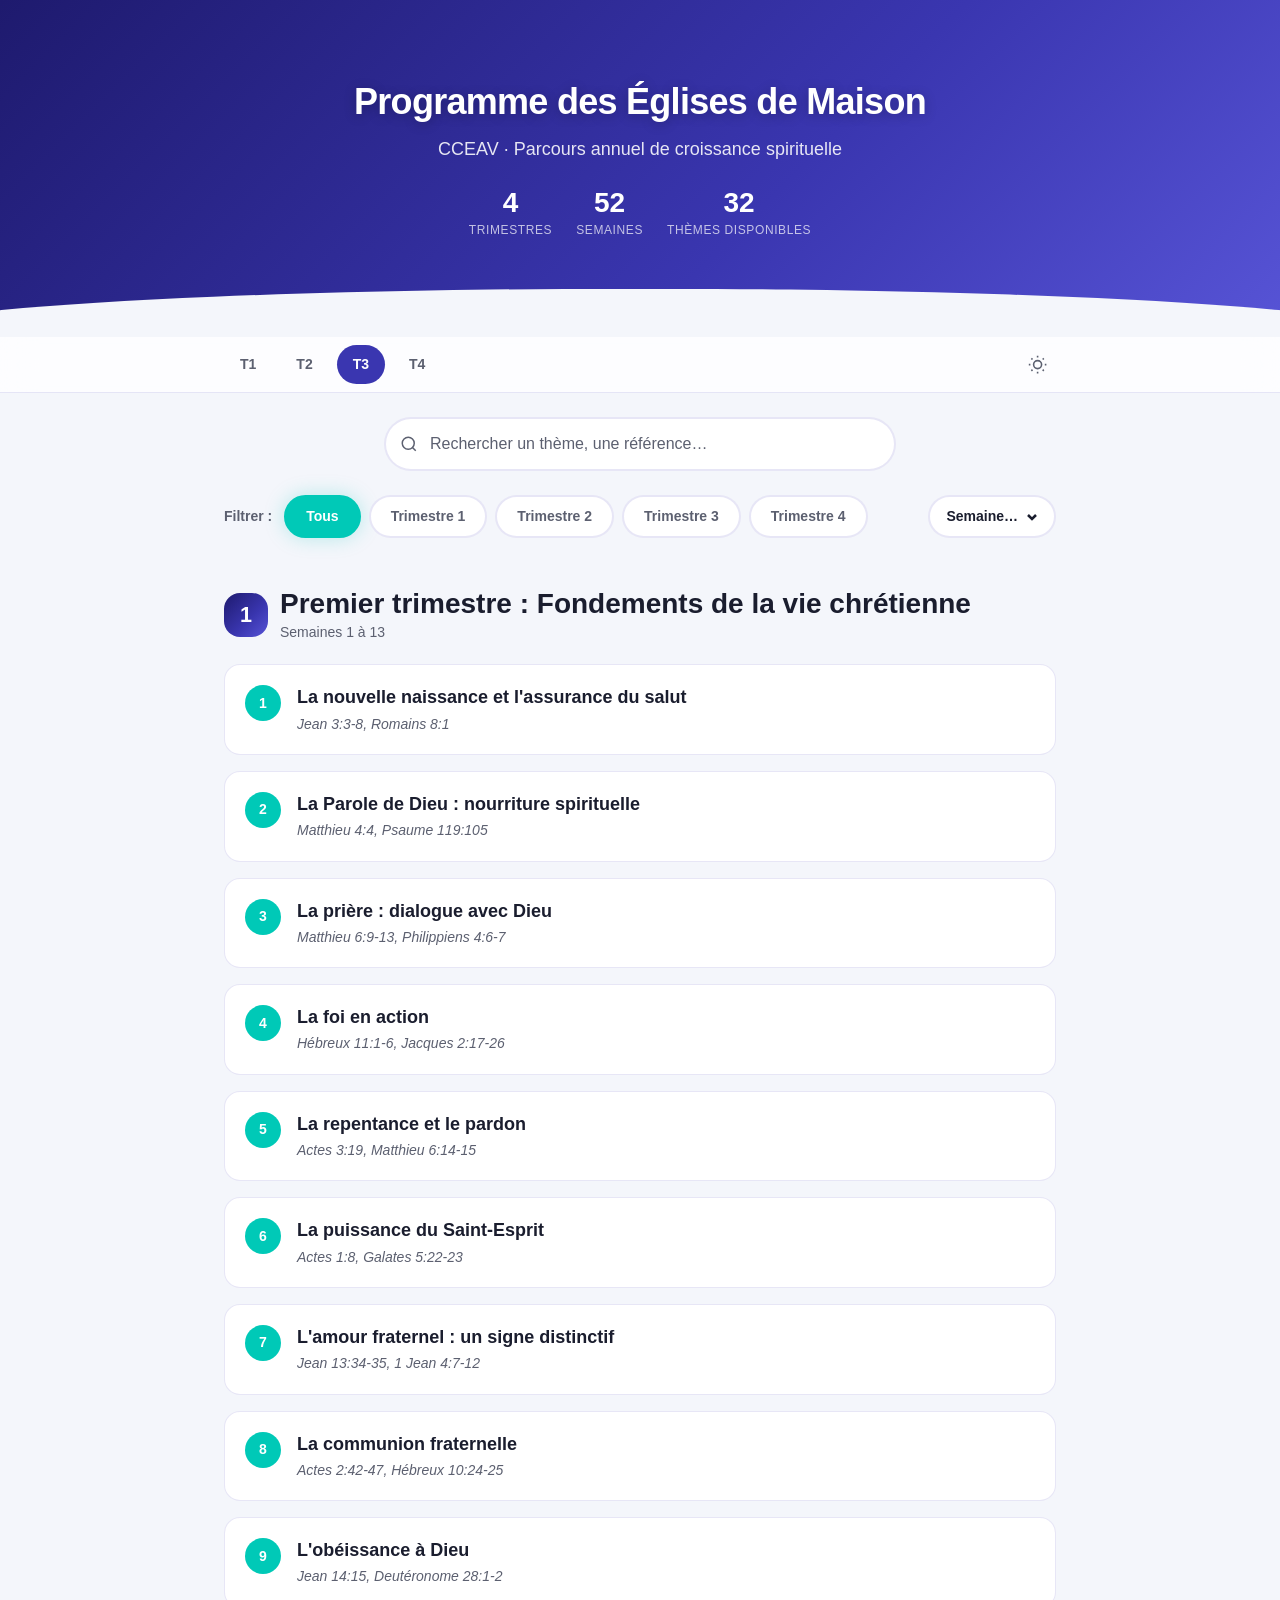
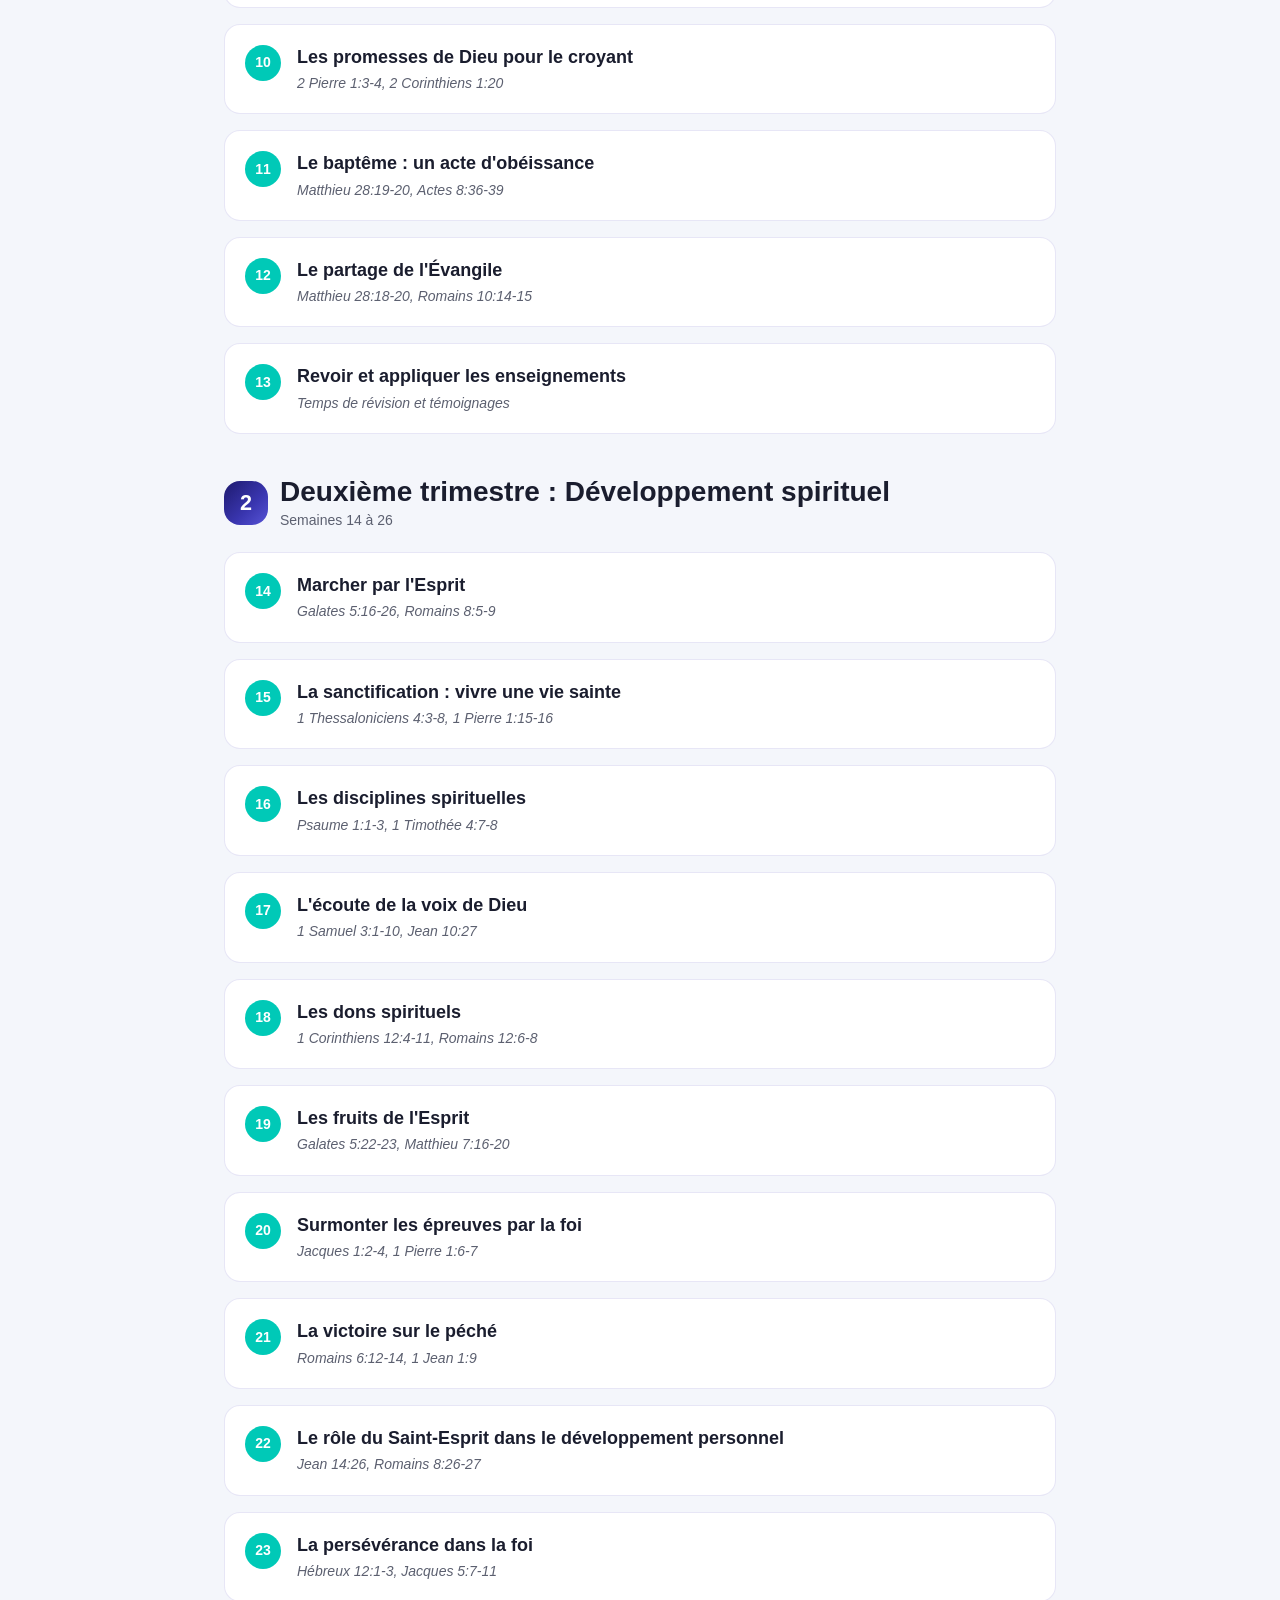
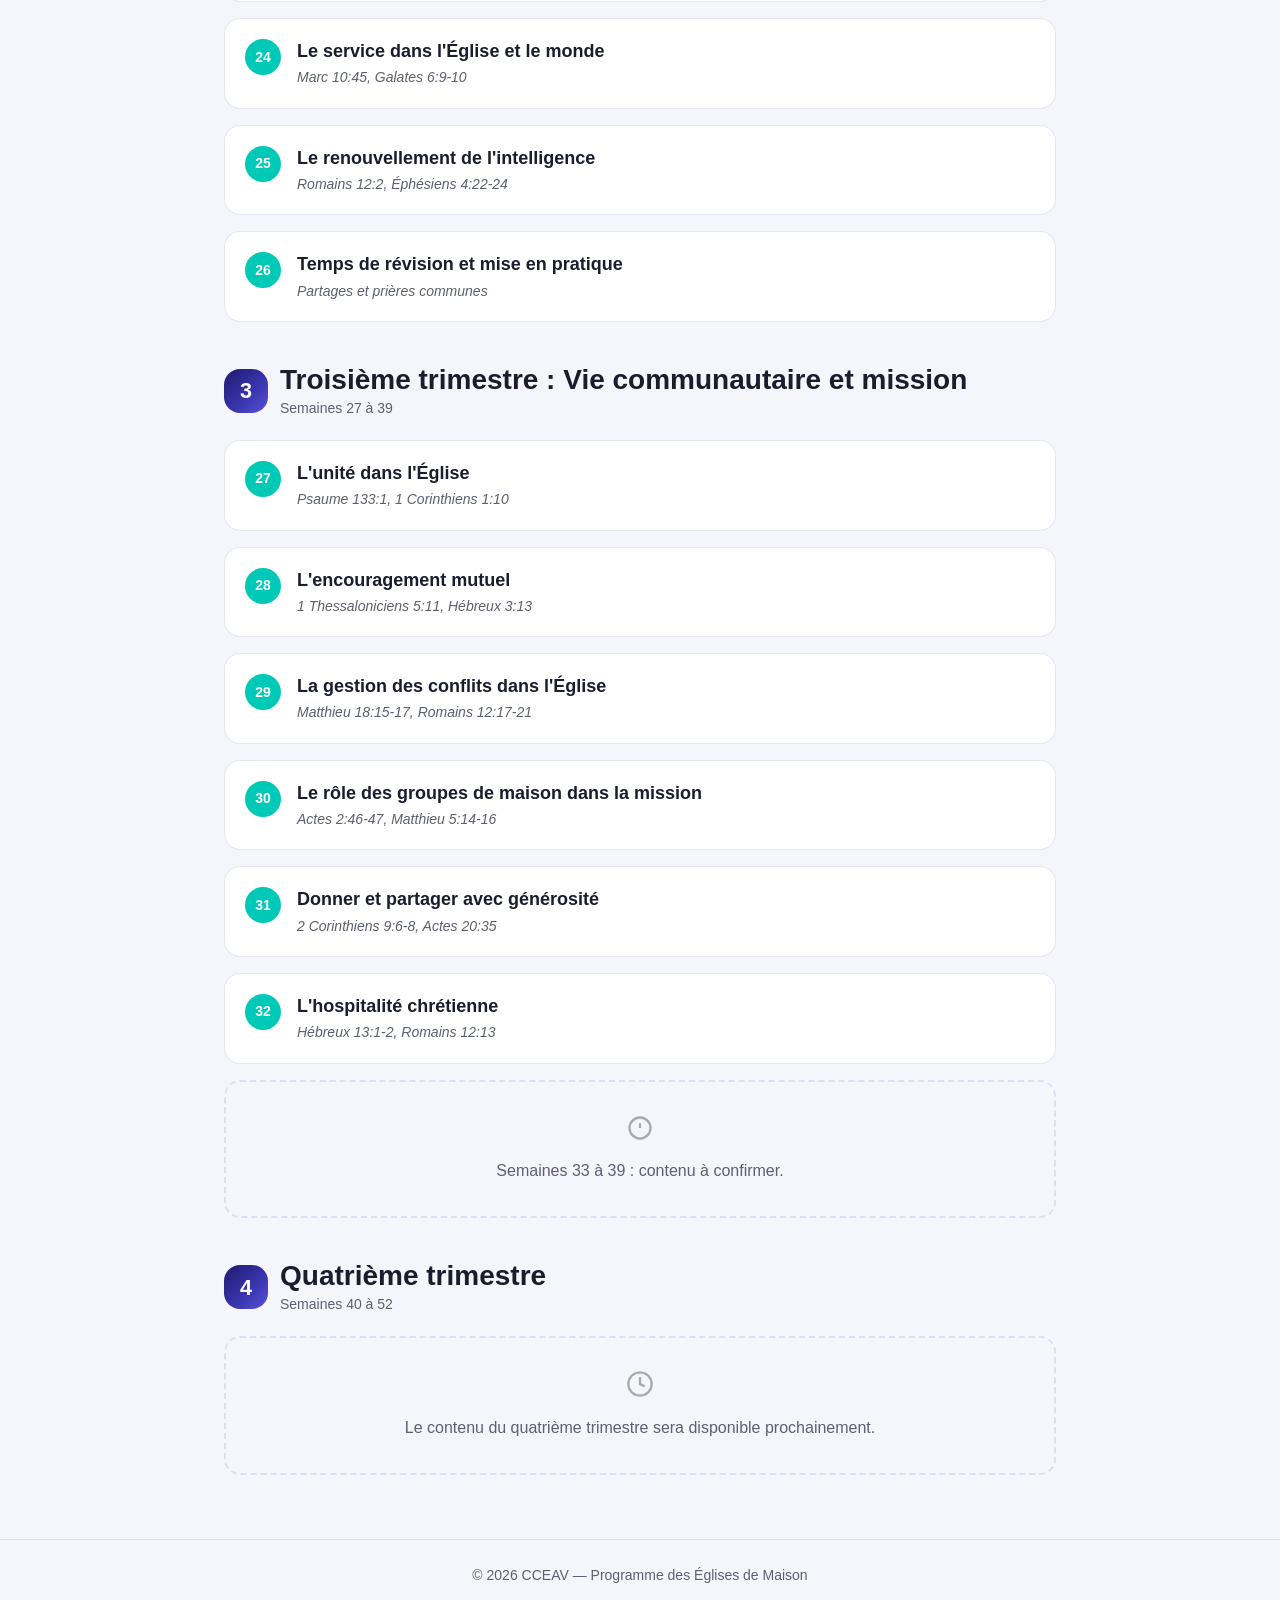
<file: index.html>
<!DOCTYPE html>
<html lang="fr" class="no-js">
<head>
  <meta charset="UTF-8">
  <meta name="viewport" content="width=device-width, initial-scale=1">
  <title>Programme des Églises de Maison — CCEAV</title>
  <meta name="description" content="Programme annuel des églises de maison de la CCEAV : fondements de la vie chrétienne, développement spirituel, vie communautaire et mission.">
  <meta property="og:title" content="Programme des Églises de Maison — CCEAV">
  <meta property="og:description" content="Programme annuel des églises de maison : 52 semaines de thèmes bibliques pour grandir ensemble.">
  <meta property="og:type" content="website">
  <meta name="theme-color" content="#1e1a6e" id="meta-theme">
  <link rel="icon" href="data:image/svg+xml,<svg xmlns='http://www.w3.org/2000/svg' viewBox='0 0 100 100'><text y='.9em' font-size='90'>🏠</text></svg>">
  <link rel="stylesheet" href="assets/styles/main.css">
  <link rel="stylesheet" href="assets/styles/print.css" media="print">
  <script>
    document.documentElement.classList.remove('no-js');
    /* Restore saved theme instantly to prevent flash */
    (function(){
      var t=localStorage.getItem('theme');
      if(t==='dark'||t==='light')document.documentElement.classList.add(t);
    })();
  </script>
</head>
<body>

  <a href="#main" class="skip-link">Aller au contenu principal</a>

  <!-- ============================================================= -->
  <!-- HEADER                                                        -->
  <!-- ============================================================= -->
  <header class="site-header">
    <div class="container">
      <h1>Programme des Églises de Maison</h1>
      <p class="subtitle">CCEAV · Parcours annuel de croissance spirituelle</p>
      <div class="hero-stats">
        <div class="hero-stat">
          <span class="hero-stat__value">4</span>
          <span class="hero-stat__label">Trimestres</span>
        </div>
        <div class="hero-stat">
          <span class="hero-stat__value">52</span>
          <span class="hero-stat__label">Semaines</span>
        </div>
        <div class="hero-stat">
          <span class="hero-stat__value">32</span>
          <span class="hero-stat__label">Thèmes disponibles</span>
        </div>
      </div>
    </div>
  </header>

  <!-- ============================================================= -->
  <!-- NAVIGATION                                                    -->
  <!-- ============================================================= -->
  <nav class="site-nav" aria-label="Navigation principale">
    <div class="container">
      <a href="#trimestre-1" class="nav-link">T1</a>
      <a href="#trimestre-2" class="nav-link">T2</a>
      <a href="#trimestre-3" class="nav-link">T3</a>
      <a href="#trimestre-4" class="nav-link">T4</a>
      <button class="theme-toggle" id="theme-toggle" type="button" aria-label="Changer de thème clair/sombre">
        <svg class="icon-sun" aria-hidden="true" fill="none" stroke="currentColor" stroke-width="2" viewBox="0 0 24 24"><circle cx="12" cy="12" r="5"/><path d="M12 1v2m0 18v2M4.22 4.22l1.42 1.42m12.72 12.72 1.42 1.42M1 12h2m18 0h2M4.22 19.78l1.42-1.42M18.36 5.64l1.42-1.42"/></svg>
        <svg class="icon-moon" aria-hidden="true" fill="none" stroke="currentColor" stroke-width="2" viewBox="0 0 24 24"><path d="M21 12.79A9 9 0 1 1 11.21 3 7 7 0 0 0 21 12.79Z"/></svg>
      </button>
    </div>
  </nav>

  <!-- ============================================================= -->
  <!-- MAIN CONTENT                                                  -->
  <!-- ============================================================= -->
  <main id="main">
    <div class="container">

      <!-- Search -->
      <section class="search-section" aria-label="Recherche">
        <div class="search-wrapper">
          <svg aria-hidden="true" fill="none" stroke="currentColor" stroke-width="2" viewBox="0 0 24 24"><circle cx="11" cy="11" r="8"/><path d="m21 21-4.35-4.35"/></svg>
          <input type="search" id="search" class="search-input" placeholder="Rechercher un thème, une référence…" aria-label="Rechercher dans le programme">
        </div>
      </section>

      <!-- Filter Bar -->
      <div class="filter-bar" role="toolbar" aria-label="Filtrer par trimestre ou semaine">
        <span class="filter-bar__label">Filtrer :</span>
        <button class="filter-btn active" aria-pressed="true" data-filter="all">Tous</button>
        <button class="filter-btn" aria-pressed="false" data-filter="1">Trimestre 1</button>
        <button class="filter-btn" aria-pressed="false" data-filter="2">Trimestre 2</button>
        <button class="filter-btn" aria-pressed="false" data-filter="3">Trimestre 3</button>
        <button class="filter-btn" aria-pressed="false" data-filter="4">Trimestre 4</button>

        <!-- Custom week selector (JS-enhanced, native fallback) -->
        <div class="week-selector" id="week-selector">
          <button class="week-selector__trigger" type="button" aria-haspopup="listbox" aria-expanded="false" id="week-trigger">
            <span>Semaine…</span>
            <svg aria-hidden="true" fill="none" stroke="currentColor" stroke-width="2.5" viewBox="0 0 12 12"><path d="m2 4 4 4 4-4"/></svg>
          </button>
          <div class="week-selector__dropdown" role="listbox" id="week-dropdown" aria-label="Choisir une semaine">
          </div>
        </div>
        <!-- Native fallback for no-js -->
        <label for="week-select" class="sr-only">Aller à la semaine</label>
        <select id="week-select" class="week-select-native">
          <option value="">Semaine…</option>
          <option value="1">Semaine 1</option><option value="2">Semaine 2</option><option value="3">Semaine 3</option>
          <option value="4">Semaine 4</option><option value="5">Semaine 5</option><option value="6">Semaine 6</option>
          <option value="7">Semaine 7</option><option value="8">Semaine 8</option><option value="9">Semaine 9</option>
          <option value="10">Semaine 10</option><option value="11">Semaine 11</option><option value="12">Semaine 12</option>
          <option value="13">Semaine 13</option><option value="14">Semaine 14</option><option value="15">Semaine 15</option>
          <option value="16">Semaine 16</option><option value="17">Semaine 17</option><option value="18">Semaine 18</option>
          <option value="19">Semaine 19</option><option value="20">Semaine 20</option><option value="21">Semaine 21</option>
          <option value="22">Semaine 22</option><option value="23">Semaine 23</option><option value="24">Semaine 24</option>
          <option value="25">Semaine 25</option><option value="26">Semaine 26</option><option value="27">Semaine 27</option>
          <option value="28">Semaine 28</option><option value="29">Semaine 29</option><option value="30">Semaine 30</option>
          <option value="31">Semaine 31</option><option value="32">Semaine 32</option>
        </select>
      </div>

      <!-- Live region for screen readers -->
      <div id="live-region" class="sr-only" aria-live="polite" aria-atomic="true"></div>

      <!-- No results message -->
      <p class="no-results" id="no-results">Aucun résultat trouvé pour votre recherche.</p>

      <!-- ========================================================= -->
      <!-- TRIMESTRE 1                                               -->
      <!-- ========================================================= -->
      <section class="trimester" id="trimestre-1" data-trimester="1" aria-labelledby="t1-title">
        <div class="trimester__header">
          <span class="trimester__badge" aria-hidden="true">1</span>
          <div>
            <h2 id="t1-title" class="trimester__title">Premier trimestre : Fondements de la vie chrétienne</h2>
            <p class="trimester__subtitle">Semaines 1 à 13</p>
          </div>
        </div>

        <ol class="weeks-list">
          <li class="week-card" data-week="1" data-trimester="1">
            <span class="week-card__number" aria-label="Semaine 1">1</span>
            <div class="week-card__body">
              <p class="week-card__title">La nouvelle naissance et l'assurance du salut</p>
              <p class="week-card__refs">Jean 3:3-8, Romains 8:1</p>
            </div>
          </li>
          <li class="week-card" data-week="2" data-trimester="1">
            <span class="week-card__number" aria-label="Semaine 2">2</span>
            <div class="week-card__body">
              <p class="week-card__title">La Parole de Dieu : nourriture spirituelle</p>
              <p class="week-card__refs">Matthieu 4:4, Psaume 119:105</p>
            </div>
          </li>
          <li class="week-card" data-week="3" data-trimester="1">
            <span class="week-card__number" aria-label="Semaine 3">3</span>
            <div class="week-card__body">
              <p class="week-card__title">La prière : dialogue avec Dieu</p>
              <p class="week-card__refs">Matthieu 6:9-13, Philippiens 4:6-7</p>
            </div>
          </li>
          <li class="week-card" data-week="4" data-trimester="1">
            <span class="week-card__number" aria-label="Semaine 4">4</span>
            <div class="week-card__body">
              <p class="week-card__title">La foi en action</p>
              <p class="week-card__refs">Hébreux 11:1-6, Jacques 2:17-26</p>
            </div>
          </li>
          <li class="week-card" data-week="5" data-trimester="1">
            <span class="week-card__number" aria-label="Semaine 5">5</span>
            <div class="week-card__body">
              <p class="week-card__title">La repentance et le pardon</p>
              <p class="week-card__refs">Actes 3:19, Matthieu 6:14-15</p>
            </div>
          </li>
          <li class="week-card" data-week="6" data-trimester="1">
            <span class="week-card__number" aria-label="Semaine 6">6</span>
            <div class="week-card__body">
              <p class="week-card__title">La puissance du Saint-Esprit</p>
              <p class="week-card__refs">Actes 1:8, Galates 5:22-23</p>
            </div>
          </li>
          <li class="week-card" data-week="7" data-trimester="1">
            <span class="week-card__number" aria-label="Semaine 7">7</span>
            <div class="week-card__body">
              <p class="week-card__title">L'amour fraternel : un signe distinctif</p>
              <p class="week-card__refs">Jean 13:34-35, 1 Jean 4:7-12</p>
            </div>
          </li>
          <li class="week-card" data-week="8" data-trimester="1">
            <span class="week-card__number" aria-label="Semaine 8">8</span>
            <div class="week-card__body">
              <p class="week-card__title">La communion fraternelle</p>
              <p class="week-card__refs">Actes 2:42-47, Hébreux 10:24-25</p>
            </div>
          </li>
          <li class="week-card" data-week="9" data-trimester="1">
            <span class="week-card__number" aria-label="Semaine 9">9</span>
            <div class="week-card__body">
              <p class="week-card__title">L'obéissance à Dieu</p>
              <p class="week-card__refs">Jean 14:15, Deutéronome 28:1-2</p>
            </div>
          </li>
          <li class="week-card" data-week="10" data-trimester="1">
            <span class="week-card__number" aria-label="Semaine 10">10</span>
            <div class="week-card__body">
              <p class="week-card__title">Les promesses de Dieu pour le croyant</p>
              <p class="week-card__refs">2 Pierre 1:3-4, 2 Corinthiens 1:20</p>
            </div>
          </li>
          <li class="week-card" data-week="11" data-trimester="1">
            <span class="week-card__number" aria-label="Semaine 11">11</span>
            <div class="week-card__body">
              <p class="week-card__title">Le baptême : un acte d'obéissance</p>
              <p class="week-card__refs">Matthieu 28:19-20, Actes 8:36-39</p>
            </div>
          </li>
          <li class="week-card" data-week="12" data-trimester="1">
            <span class="week-card__number" aria-label="Semaine 12">12</span>
            <div class="week-card__body">
              <p class="week-card__title">Le partage de l'Évangile</p>
              <p class="week-card__refs">Matthieu 28:18-20, Romains 10:14-15</p>
            </div>
          </li>
          <li class="week-card" data-week="13" data-trimester="1">
            <span class="week-card__number" aria-label="Semaine 13">13</span>
            <div class="week-card__body">
              <p class="week-card__title">Revoir et appliquer les enseignements</p>
              <p class="week-card__refs">Temps de révision et témoignages</p>
            </div>
          </li>
        </ol>
      </section>

      <!-- ========================================================= -->
      <!-- TRIMESTRE 2                                               -->
      <!-- ========================================================= -->
      <section class="trimester" id="trimestre-2" data-trimester="2" aria-labelledby="t2-title">
        <div class="trimester__header">
          <span class="trimester__badge" aria-hidden="true">2</span>
          <div>
            <h2 id="t2-title" class="trimester__title">Deuxième trimestre : Développement spirituel</h2>
            <p class="trimester__subtitle">Semaines 14 à 26</p>
          </div>
        </div>

        <ol class="weeks-list" start="14">
          <li class="week-card" data-week="14" data-trimester="2">
            <span class="week-card__number" aria-label="Semaine 14">14</span>
            <div class="week-card__body">
              <p class="week-card__title">Marcher par l'Esprit</p>
              <p class="week-card__refs">Galates 5:16-26, Romains 8:5-9</p>
            </div>
          </li>
          <li class="week-card" data-week="15" data-trimester="2">
            <span class="week-card__number" aria-label="Semaine 15">15</span>
            <div class="week-card__body">
              <p class="week-card__title">La sanctification : vivre une vie sainte</p>
              <p class="week-card__refs">1 Thessaloniciens 4:3-8, 1 Pierre 1:15-16</p>
            </div>
          </li>
          <li class="week-card" data-week="16" data-trimester="2">
            <span class="week-card__number" aria-label="Semaine 16">16</span>
            <div class="week-card__body">
              <p class="week-card__title">Les disciplines spirituelles</p>
              <p class="week-card__refs">Psaume 1:1-3, 1 Timothée 4:7-8</p>
            </div>
          </li>
          <li class="week-card" data-week="17" data-trimester="2">
            <span class="week-card__number" aria-label="Semaine 17">17</span>
            <div class="week-card__body">
              <p class="week-card__title">L'écoute de la voix de Dieu</p>
              <p class="week-card__refs">1 Samuel 3:1-10, Jean 10:27</p>
            </div>
          </li>
          <li class="week-card" data-week="18" data-trimester="2">
            <span class="week-card__number" aria-label="Semaine 18">18</span>
            <div class="week-card__body">
              <p class="week-card__title">Les dons spirituels</p>
              <p class="week-card__refs">1 Corinthiens 12:4-11, Romains 12:6-8</p>
            </div>
          </li>
          <li class="week-card" data-week="19" data-trimester="2">
            <span class="week-card__number" aria-label="Semaine 19">19</span>
            <div class="week-card__body">
              <p class="week-card__title">Les fruits de l'Esprit</p>
              <p class="week-card__refs">Galates 5:22-23, Matthieu 7:16-20</p>
            </div>
          </li>
          <li class="week-card" data-week="20" data-trimester="2">
            <span class="week-card__number" aria-label="Semaine 20">20</span>
            <div class="week-card__body">
              <p class="week-card__title">Surmonter les épreuves par la foi</p>
              <p class="week-card__refs">Jacques 1:2-4, 1 Pierre 1:6-7</p>
            </div>
          </li>
          <li class="week-card" data-week="21" data-trimester="2">
            <span class="week-card__number" aria-label="Semaine 21">21</span>
            <div class="week-card__body">
              <p class="week-card__title">La victoire sur le péché</p>
              <p class="week-card__refs">Romains 6:12-14, 1 Jean 1:9</p>
            </div>
          </li>
          <li class="week-card" data-week="22" data-trimester="2">
            <span class="week-card__number" aria-label="Semaine 22">22</span>
            <div class="week-card__body">
              <p class="week-card__title">Le rôle du Saint-Esprit dans le développement personnel</p>
              <p class="week-card__refs">Jean 14:26, Romains 8:26-27</p>
            </div>
          </li>
          <li class="week-card" data-week="23" data-trimester="2">
            <span class="week-card__number" aria-label="Semaine 23">23</span>
            <div class="week-card__body">
              <p class="week-card__title">La persévérance dans la foi</p>
              <p class="week-card__refs">Hébreux 12:1-3, Jacques 5:7-11</p>
            </div>
          </li>
          <li class="week-card" data-week="24" data-trimester="2">
            <span class="week-card__number" aria-label="Semaine 24">24</span>
            <div class="week-card__body">
              <p class="week-card__title">Le service dans l'Église et le monde</p>
              <p class="week-card__refs">Marc 10:45, Galates 6:9-10</p>
            </div>
          </li>
          <li class="week-card" data-week="25" data-trimester="2">
            <span class="week-card__number" aria-label="Semaine 25">25</span>
            <div class="week-card__body">
              <p class="week-card__title">Le renouvellement de l'intelligence</p>
              <p class="week-card__refs">Romains 12:2, Éphésiens 4:22-24</p>
            </div>
          </li>
          <li class="week-card" data-week="26" data-trimester="2">
            <span class="week-card__number" aria-label="Semaine 26">26</span>
            <div class="week-card__body">
              <p class="week-card__title">Temps de révision et mise en pratique</p>
              <p class="week-card__refs">Partages et prières communes</p>
            </div>
          </li>
        </ol>
      </section>

      <!-- ========================================================= -->
      <!-- TRIMESTRE 3                                               -->
      <!-- ========================================================= -->
      <section class="trimester" id="trimestre-3" data-trimester="3" aria-labelledby="t3-title">
        <div class="trimester__header">
          <span class="trimester__badge" aria-hidden="true">3</span>
          <div>
            <h2 id="t3-title" class="trimester__title">Troisième trimestre : Vie communautaire et mission</h2>
            <p class="trimester__subtitle">Semaines 27 à 39</p>
          </div>
        </div>

        <ol class="weeks-list" start="27">
          <li class="week-card" data-week="27" data-trimester="3">
            <span class="week-card__number" aria-label="Semaine 27">27</span>
            <div class="week-card__body">
              <p class="week-card__title">L'unité dans l'Église</p>
              <p class="week-card__refs">Psaume 133:1, 1 Corinthiens 1:10</p>
            </div>
          </li>
          <li class="week-card" data-week="28" data-trimester="3">
            <span class="week-card__number" aria-label="Semaine 28">28</span>
            <div class="week-card__body">
              <p class="week-card__title">L'encouragement mutuel</p>
              <p class="week-card__refs">1 Thessaloniciens 5:11, Hébreux 3:13</p>
            </div>
          </li>
          <li class="week-card" data-week="29" data-trimester="3">
            <span class="week-card__number" aria-label="Semaine 29">29</span>
            <div class="week-card__body">
              <p class="week-card__title">La gestion des conflits dans l'Église</p>
              <p class="week-card__refs">Matthieu 18:15-17, Romains 12:17-21</p>
            </div>
          </li>
          <li class="week-card" data-week="30" data-trimester="3">
            <span class="week-card__number" aria-label="Semaine 30">30</span>
            <div class="week-card__body">
              <p class="week-card__title">Le rôle des groupes de maison dans la mission</p>
              <p class="week-card__refs">Actes 2:46-47, Matthieu 5:14-16</p>
            </div>
          </li>
          <li class="week-card" data-week="31" data-trimester="3">
            <span class="week-card__number" aria-label="Semaine 31">31</span>
            <div class="week-card__body">
              <p class="week-card__title">Donner et partager avec générosité</p>
              <p class="week-card__refs">2 Corinthiens 9:6-8, Actes 20:35</p>
            </div>
          </li>
          <li class="week-card" data-week="32" data-trimester="3">
            <span class="week-card__number" aria-label="Semaine 32">32</span>
            <div class="week-card__body">
              <p class="week-card__title">L'hospitalité chrétienne</p>
              <p class="week-card__refs">Hébreux 13:1-2, Romains 12:13</p>
            </div>
          </li>
        </ol>

        <div class="placeholder-notice">
          <svg aria-hidden="true" fill="none" stroke="currentColor" stroke-width="2" viewBox="0 0 24 24"><path d="M12 8v4m0 4h.01M21 12a9 9 0 1 1-18 0 9 9 0 0 1 18 0Z"/></svg>
          <p>Semaines 33 à 39 : contenu à confirmer.</p>
        </div>
      </section>

      <!-- ========================================================= -->
      <!-- TRIMESTRE 4 (placeholder)                                 -->
      <!-- ========================================================= -->
      <section class="trimester" id="trimestre-4" data-trimester="4" aria-labelledby="t4-title">
        <div class="trimester__header">
          <span class="trimester__badge" aria-hidden="true">4</span>
          <div>
            <h2 id="t4-title" class="trimester__title">Quatrième trimestre</h2>
            <p class="trimester__subtitle">Semaines 40 à 52</p>
          </div>
        </div>

        <div class="placeholder-notice">
          <svg aria-hidden="true" fill="none" stroke="currentColor" stroke-width="2" viewBox="0 0 24 24"><path d="M12 6v6l4 2"/><circle cx="12" cy="12" r="10"/></svg>
          <p>Le contenu du quatrième trimestre sera disponible prochainement.</p>
        </div>
      </section>

    </div><!-- /.container -->
  </main>

  <!-- ============================================================= -->
  <!-- FOOTER                                                        -->
  <!-- ============================================================= -->
  <footer class="site-footer">
    <div class="container">
      <p>© 2026 CCEAV — Programme des Églises de Maison</p>
    </div>
  </footer>

  <!-- Back to top -->
  <button class="back-to-top" id="back-to-top" type="button" aria-label="Retour en haut">
    <svg aria-hidden="true" fill="none" stroke="currentColor" stroke-width="2.5" viewBox="0 0 24 24"><path d="m18 15-6-6-6 6"/></svg>
  </button>

  <script src="assets/scripts/app.js" defer></script>
</body>
</html>
</file>
<file: assets/styles/main.css>
/* ===================================================================
   Programme des Églises de Maison — CCEAV
   Design System · Futuriste · Accessible · Performant
   Mobile-first · Smart theme toggle
   =================================================================== */

/* --- Reset -------------------------------------------------------- */
*, *::before, *::after { box-sizing: border-box; margin: 0; padding: 0; }
html { scroll-behavior: smooth; -webkit-text-size-adjust: 100%; }
body { min-height: 100vh; line-height: 1.65; -webkit-font-smoothing: antialiased; }
img, svg { display: block; max-width: 100%; }
ul, ol { list-style: none; }
a { color: inherit; text-decoration: none; }
button { font: inherit; cursor: pointer; border: none; background: none; }
input, select { font: inherit; }

/* --- Custom Properties -------------------------------------------- */
:root {
  /* Light palette (default) */
  --c-bg:          #f4f6fb;
  --c-surface:     #ffffff;
  --c-surface-alt: #eef1f8;
  --c-text:        #1a1d2e;
  --c-text-muted:  #5c6070;
  --c-primary:     #3a36b0;
  --c-primary-d:   #1e1a6e;
  --c-accent:      #00c9b7;
  --c-accent-glow: rgba(0, 201, 183, .25);
  --c-border:      rgba(58, 54, 176, .12);
  --c-card-hover:  rgba(0, 201, 183, .06);
  --c-badge:       var(--c-accent);
  --c-badge-text:  #ffffff;
  --c-nav-glass:   rgba(255,255,255,.78);

  /* Gradient */
  --grad-header: linear-gradient(135deg, #1e1a6e 0%, #3a36b0 60%, #5754d6 100%);

  /* Spacing (4-px grid) */
  --sp-1: .25rem; --sp-2: .5rem; --sp-3: .75rem; --sp-4: 1rem;
  --sp-5: 1.25rem; --sp-6: 1.5rem; --sp-8: 2rem; --sp-10: 2.5rem;
  --sp-12: 3rem; --sp-16: 4rem;

  /* Typography */
  --ff-body: -apple-system, BlinkMacSystemFont, 'Segoe UI', Roboto,
             'Helvetica Neue', Arial, sans-serif;
  --fs-xs:  .75rem;  --fs-sm: .875rem; --fs-base: 1rem;
  --fs-md:  1.125rem; --fs-lg: 1.35rem; --fs-xl: 1.75rem;
  --fs-2xl: 2.25rem; --fs-3xl: 2.75rem;

  /* Radius */
  --r-sm: .375rem; --r-md: .625rem; --r-lg: 1rem; --r-full: 9999px;

  /* Shadows */
  --shadow-sm:   0 1px 3px rgba(0,0,0,.06);
  --shadow-md:   0 4px 12px rgba(0,0,0,.08);
  --shadow-lg:   0 8px 28px rgba(0,0,0,.12);
  --shadow-glow: 0 0 20px var(--c-accent-glow);

  /* Transition */
  --ease: cubic-bezier(.4,0,.2,1);
  --dur: .25s;
  --nav-h: 3.25rem;
}

/* --- Dark palette ------------------------------------------------- */
.dark {
  --c-bg:          #0e0f1a;
  --c-surface:     #181a2e;
  --c-surface-alt: #1f2137;
  --c-text:        #e8eaee;
  --c-text-muted:  #9a9db0;
  --c-border:      rgba(0, 201, 183, .15);
  --c-card-hover:  rgba(0, 201, 183, .08);
  --c-nav-glass:   rgba(14,15,26,.82);
  --grad-header:   linear-gradient(135deg, #0e0f1a 0%, #1e1a6e 60%, #3a36b0 100%);
  --shadow-sm:     0 1px 3px rgba(0,0,0,.3);
  --shadow-md:     0 4px 12px rgba(0,0,0,.4);
  --shadow-lg:     0 8px 28px rgba(0,0,0,.5);
}
/* Auto dark when no explicit choice */
@media (prefers-color-scheme: dark) {
  html:not(.light):not(.dark) {
    --c-bg:          #0e0f1a;
    --c-surface:     #181a2e;
    --c-surface-alt: #1f2137;
    --c-text:        #e8eaee;
    --c-text-muted:  #9a9db0;
    --c-border:      rgba(0, 201, 183, .15);
    --c-card-hover:  rgba(0, 201, 183, .08);
    --c-nav-glass:   rgba(14,15,26,.82);
    --grad-header:   linear-gradient(135deg, #0e0f1a 0%, #1e1a6e 60%, #3a36b0 100%);
    --shadow-sm:     0 1px 3px rgba(0,0,0,.3);
    --shadow-md:     0 4px 12px rgba(0,0,0,.4);
    --shadow-lg:     0 8px 28px rgba(0,0,0,.5);
  }
}

/* --- Base --------------------------------------------------------- */
body {
  font-family: var(--ff-body);
  font-size: var(--fs-base);
  color: var(--c-text);
  background: var(--c-bg);
  transition: background var(--dur) var(--ease), color var(--dur) var(--ease);
}

.container {
  width: 100%;
  max-width: 56rem;
  margin-inline: auto;
  padding-inline: var(--sp-4);
}

/* --- Utility: sr-only --------------------------------------------- */
.sr-only {
  position: absolute;
  width: 1px; height: 1px;
  padding: 0; margin: -1px;
  overflow: hidden;
  clip: rect(0,0,0,0);
  border: 0;
  white-space: nowrap;
}

/* --- Skip Link ---------------------------------------------------- */
.skip-link {
  position: absolute;
  top: -100%;
  left: var(--sp-4);
  z-index: 1000;
  padding: var(--sp-2) var(--sp-4);
  background: var(--c-accent);
  color: #fff;
  border-radius: var(--r-sm);
  font-weight: 600;
  transition: top var(--dur) var(--ease);
}
.skip-link:focus {
  top: var(--sp-2);
  outline: 3px solid var(--c-primary);
  outline-offset: 2px;
}

/* --- Header ------------------------------------------------------- */
.site-header {
  background: var(--grad-header);
  color: #fff;
  text-align: center;
  padding: 3.5rem var(--sp-4) 4rem;
  position: relative;
}
.site-header::after {
  content: '';
  position: absolute;
  bottom: 0;
  left: 0; right: 0;
  height: 3rem;
  background: var(--c-bg);
  clip-path: ellipse(60% 100% at 50% 100%);
  transition: background var(--dur) var(--ease);
}
.site-header h1 {
  font-size: clamp(1.5rem, 5vw, var(--fs-2xl));
  font-weight: 800;
  letter-spacing: -.02em;
  line-height: 1.2;
  text-shadow: 0 2px 12px rgba(0,0,0,.25);
  position: relative;
  z-index: 1;
  max-width: 40ch;
  margin-inline: auto;
}
.site-header .subtitle {
  margin-top: var(--sp-3);
  font-size: clamp(.9rem, 2.5vw, var(--fs-md));
  opacity: .88;
  font-weight: 400;
  position: relative;
  z-index: 1;
}

/* --- Navigation (sticky glass) ------------------------------------ */
.site-nav {
  position: sticky;
  top: 0;
  z-index: 100;
  background: var(--c-nav-glass);
  backdrop-filter: blur(16px) saturate(1.6);
  -webkit-backdrop-filter: blur(16px) saturate(1.6);
  border-bottom: 1px solid var(--c-border);
  padding: var(--sp-2) 0;
  transition: background var(--dur) var(--ease);
}
.site-nav .container {
  display: flex;
  align-items: center;
  gap: var(--sp-2);
  overflow-x: auto;
  scrollbar-width: none;
}
.site-nav .container::-webkit-scrollbar { display: none; }

.nav-link {
  display: inline-flex;
  align-items: center;
  white-space: nowrap;
  padding: var(--sp-2) var(--sp-3);
  border-radius: var(--r-full);
  font-size: var(--fs-sm);
  font-weight: 600;
  color: var(--c-text-muted);
  transition: background var(--dur) var(--ease), color var(--dur) var(--ease);
}
.nav-link:hover,
.nav-link:focus-visible {
  background: var(--c-surface-alt);
  color: var(--c-primary);
}
.nav-link[aria-current="true"],
.nav-link.active {
  background: var(--c-primary);
  color: #fff;
}

/* Theme toggle in nav */
.theme-toggle {
  margin-left: auto;
  display: inline-flex;
  align-items: center;
  justify-content: center;
  width: 2.25rem;
  height: 2.25rem;
  border-radius: var(--r-full);
  color: var(--c-text-muted);
  transition: background var(--dur) var(--ease), color var(--dur) var(--ease);
  flex-shrink: 0;
}
.theme-toggle:hover,
.theme-toggle:focus-visible {
  background: var(--c-surface-alt);
  color: var(--c-accent);
}
.theme-toggle svg {
  width: 1.2rem;
  height: 1.2rem;
  display: block;
}
.theme-toggle .icon-moon,
.dark .theme-toggle .icon-sun { display: none; }
.dark .theme-toggle .icon-moon { display: block; }
/* Auto-dark: hide moon by default, show sun */
@media (prefers-color-scheme: dark) {
  html:not(.light):not(.dark) .theme-toggle .icon-sun { display: none; }
  html:not(.light):not(.dark) .theme-toggle .icon-moon { display: block; }
}

/* --- Hero stats bar ----------------------------------------------- */
.hero-stats {
  display: flex;
  justify-content: center;
  gap: var(--sp-6);
  margin-top: var(--sp-6);
  position: relative;
  z-index: 1;
}
.hero-stat {
  text-align: center;
}
.hero-stat__value {
  display: block;
  font-size: var(--fs-xl);
  font-weight: 800;
  line-height: 1;
}
.hero-stat__label {
  display: block;
  font-size: var(--fs-xs);
  opacity: .7;
  margin-top: var(--sp-1);
  text-transform: uppercase;
  letter-spacing: .05em;
}

/* --- Search ------------------------------------------------------- */
.search-section {
  padding: var(--sp-6) 0 var(--sp-3);
}
.search-wrapper {
  position: relative;
  max-width: 32rem;
  margin-inline: auto;
}
.search-wrapper svg {
  position: absolute;
  left: var(--sp-4);
  top: 50%;
  transform: translateY(-50%);
  width: 1.125rem;
  height: 1.125rem;
  color: var(--c-text-muted);
  pointer-events: none;
}
.search-input {
  width: 100%;
  padding: var(--sp-3) var(--sp-4) var(--sp-3) 2.75rem;
  border: 2px solid var(--c-border);
  border-radius: var(--r-full);
  background: var(--c-surface);
  color: var(--c-text);
  font-size: var(--fs-base);
  transition: border-color var(--dur) var(--ease), box-shadow var(--dur) var(--ease),
              background var(--dur) var(--ease);
}
.search-input::placeholder { color: var(--c-text-muted); }
.search-input:focus {
  outline: none;
  border-color: var(--c-accent);
  box-shadow: var(--shadow-glow);
}

/* --- Filter Bar --------------------------------------------------- */
.filter-bar {
  display: flex;
  flex-wrap: wrap;
  align-items: center;
  gap: var(--sp-2);
  padding: var(--sp-3) 0 var(--sp-2);
}
.filter-bar__label {
  font-size: var(--fs-sm);
  font-weight: 600;
  color: var(--c-text-muted);
  margin-right: var(--sp-1);
}
.filter-btns {
  display: flex;
  flex-wrap: wrap;
  gap: var(--sp-2);
}

.filter-btn {
  padding: var(--sp-2) var(--sp-4);
  border-radius: var(--r-full);
  font-size: var(--fs-sm);
  font-weight: 600;
  color: var(--c-text-muted);
  border: 2px solid var(--c-border);
  background: var(--c-surface);
  transition: all var(--dur) var(--ease);
}
.filter-btn:hover,
.filter-btn:focus-visible {
  border-color: var(--c-accent);
  color: var(--c-accent);
}
.filter-btn[aria-pressed="true"],
.filter-btn.active {
  background: var(--c-accent);
  border-color: var(--c-accent);
  color: var(--c-badge-text);
  box-shadow: var(--shadow-glow);
}

/* --- Custom Week Selector (replaces native <select>) -------------- */
.week-selector {
  position: relative;
  margin-left: auto;
}
.week-selector__trigger {
  display: inline-flex;
  align-items: center;
  gap: var(--sp-2);
  padding: var(--sp-2) var(--sp-4);
  border-radius: var(--r-full);
  border: 2px solid var(--c-border);
  background: var(--c-surface);
  color: var(--c-text);
  font-size: var(--fs-sm);
  font-weight: 600;
  cursor: pointer;
  transition: all var(--dur) var(--ease);
  white-space: nowrap;
}
.week-selector__trigger:hover,
.week-selector__trigger:focus-visible {
  border-color: var(--c-accent);
}
.week-selector__trigger[aria-expanded="true"] {
  border-color: var(--c-accent);
  box-shadow: var(--shadow-glow);
}
.week-selector__trigger svg {
  width: .75rem; height: .75rem;
  transition: transform var(--dur) var(--ease);
}
.week-selector__trigger[aria-expanded="true"] svg {
  transform: rotate(180deg);
}
.week-selector__dropdown {
  display: none;
  position: absolute;
  right: 0;
  top: calc(100% + var(--sp-2));
  width: max-content;
  min-width: 10rem;
  max-height: 16rem;
  overflow-y: auto;
  background: var(--c-surface);
  border: 1px solid var(--c-border);
  border-radius: var(--r-lg);
  box-shadow: var(--shadow-lg);
  z-index: 50;
  padding: var(--sp-2);
}
.week-selector__dropdown.open { display: block; }
.week-selector__dropdown::-webkit-scrollbar { width: 6px; }
.week-selector__dropdown::-webkit-scrollbar-thumb {
  background: var(--c-border); border-radius: var(--r-full);
}
.week-option {
  display: block;
  width: 100%;
  text-align: left;
  padding: var(--sp-2) var(--sp-3);
  border-radius: var(--r-sm);
  font-size: var(--fs-sm);
  color: var(--c-text);
  transition: background var(--dur) var(--ease);
}
.week-option:hover,
.week-option:focus-visible,
.week-option[aria-selected="true"] {
  background: var(--c-surface-alt);
  color: var(--c-accent);
}

/* Hidden native select (fallback for no-js) */
.week-select-native { display: none; }
.no-js .week-select-native { display: block; }
.no-js .week-selector { display: none; }
.week-select-native {
  padding: var(--sp-2) var(--sp-4);
  border-radius: var(--r-full);
  border: 2px solid var(--c-border);
  background: var(--c-surface);
  color: var(--c-text);
  font-size: var(--fs-sm);
  font-weight: 600;
}

/* --- Trimester Section -------------------------------------------- */
.trimester {
  padding-top: var(--sp-10);
  scroll-margin-top: 4rem;
}
.trimester__header {
  display: flex;
  align-items: center;
  gap: var(--sp-3);
  margin-bottom: var(--sp-5);
}
.trimester__badge {
  flex-shrink: 0;
  display: inline-flex;
  align-items: center;
  justify-content: center;
  width: 2.75rem;
  height: 2.75rem;
  border-radius: var(--r-lg);
  background: var(--grad-header);
  color: #fff;
  font-size: var(--fs-lg);
  font-weight: 800;
}
.trimester__title {
  font-size: var(--fs-lg);
  font-weight: 700;
  color: var(--c-text);
  line-height: 1.25;
}
.trimester__subtitle {
  font-size: var(--fs-sm);
  color: var(--c-text-muted);
  font-weight: 400;
}

/* --- Week Cards --------------------------------------------------- */
.weeks-list {
  display: grid;
  gap: var(--sp-3);
}

.week-card {
  display: flex;
  align-items: flex-start;
  gap: var(--sp-3);
  padding: var(--sp-4);
  background: var(--c-surface);
  border: 1px solid var(--c-border);
  border-radius: var(--r-lg);
  transition: transform var(--dur) var(--ease),
              box-shadow var(--dur) var(--ease),
              background var(--dur) var(--ease),
              border-color var(--dur) var(--ease);
  /* fade-in animation */
  opacity: 0;
  transform: translateY(12px);
}
.week-card.visible {
  opacity: 1;
  transform: translateY(0);
  transition: opacity .45s var(--ease), transform .45s var(--ease),
              box-shadow var(--dur) var(--ease), background var(--dur) var(--ease);
}
.no-js .week-card { opacity: 1; transform: none; }

.week-card:hover {
  transform: translateY(-2px);
  box-shadow: var(--shadow-md);
  border-color: var(--c-accent);
}
.week-card.highlight {
  border-color: var(--c-accent);
  box-shadow: 0 0 0 3px var(--c-accent-glow);
}

.week-card__number {
  flex-shrink: 0;
  display: flex;
  align-items: center;
  justify-content: center;
  width: 2.25rem;
  height: 2.25rem;
  border-radius: var(--r-full);
  background: var(--c-accent);
  color: var(--c-badge-text);
  font-size: var(--fs-sm);
  font-weight: 700;
}
.week-card__body {
  flex: 1;
  min-width: 0;
}
.week-card__title {
  font-size: var(--fs-base);
  font-weight: 600;
  line-height: 1.35;
  color: var(--c-text);
}
.week-card__refs {
  margin-top: var(--sp-1);
  font-size: var(--fs-sm);
  font-style: italic;
  color: var(--c-text-muted);
  line-height: 1.45;
}

/* hidden by filter */
.week-card[hidden] { display: none; }

/* --- Placeholder (T3 partial / T4) -------------------------------- */
.placeholder-notice {
  text-align: center;
  padding: var(--sp-8) var(--sp-4);
  border: 2px dashed var(--c-border);
  border-radius: var(--r-lg);
  color: var(--c-text-muted);
  font-size: var(--fs-base);
  margin-top: var(--sp-4);
}
.placeholder-notice svg {
  display: inline-block;
  width: 1.75rem;
  height: 1.75rem;
  margin-bottom: var(--sp-2);
  opacity: .5;
}

/* --- No Results --------------------------------------------------- */
.no-results {
  display: none;
  text-align: center;
  padding: var(--sp-10);
  color: var(--c-text-muted);
  font-size: var(--fs-md);
}
.no-results.visible { display: block; }

/* --- Back to top -------------------------------------------------- */
.back-to-top {
  position: fixed;
  bottom: var(--sp-4);
  right: var(--sp-4);
  width: 2.75rem;
  height: 2.75rem;
  display: flex;
  align-items: center;
  justify-content: center;
  background: var(--c-primary);
  color: #fff;
  border-radius: var(--r-full);
  box-shadow: var(--shadow-md);
  opacity: 0;
  pointer-events: none;
  transform: translateY(1rem);
  transition: opacity var(--dur) var(--ease), transform var(--dur) var(--ease);
  z-index: 90;
}
.back-to-top.visible {
  opacity: 1;
  pointer-events: auto;
  transform: translateY(0);
}
.back-to-top:hover { background: var(--c-accent); }
.back-to-top svg { width: 1.25rem; height: 1.25rem; }

/* --- Footer ------------------------------------------------------- */
.site-footer {
  margin-top: var(--sp-16);
  padding: var(--sp-6) var(--sp-4);
  text-align: center;
  font-size: var(--fs-sm);
  color: var(--c-text-muted);
  border-top: 1px solid var(--c-border);
}

/* --- Focus visible (accessibility) -------------------------------- */
:focus-visible {
  outline: 3px solid var(--c-accent);
  outline-offset: 2px;
}

/* --- Responsive (mobile-first: base IS mobile) -------------------- */

/* Tablet and up */
@media (min-width: 640px) {
  .site-header { padding: 4rem var(--sp-4) 5rem; }
  .site-header h1 { font-size: var(--fs-2xl); }
  .nav-link { padding: var(--sp-2) var(--sp-4); }
  .trimester__title { font-size: var(--fs-xl); }
  .week-card__title { font-size: var(--fs-md); }
  .week-card { padding: var(--sp-5); gap: var(--sp-4); }
  .weeks-list { gap: var(--sp-4); }
  .filter-btn { padding: var(--sp-2) var(--sp-5); }
}

/* Large screens */
@media (min-width: 1024px) {
  .site-header { padding: 5rem var(--sp-8) 6rem; }
  .container { padding-inline: var(--sp-8); }
}

/* --- Reduced motion ----------------------------------------------- */
@media (prefers-reduced-motion: reduce) {
  *, *::before, *::after {
    animation-duration: .01ms !important;
    transition-duration: .01ms !important;
    scroll-behavior: auto !important;
  }
  .week-card { opacity: 1; transform: none; }
}
</file>
<file: assets/styles/print.css>
/* ===================================================================
   Print Styles — Programme des Églises de Maison
   =================================================================== */

@media print {
  /* Reset decorations */
  *, *::before, *::after {
    background: transparent !important;
    color: #000 !important;
    box-shadow: none !important;
    text-shadow: none !important;
    transition: none !important;
    animation: none !important;
  }

  body {
    font-family: 'Georgia', 'Times New Roman', serif;
    font-size: 11pt;
    line-height: 1.5;
  }

  /* Hide interactive / decorative UI */
  .skip-link,
  .site-nav,
  .search-section,
  .filter-bar,
  .no-results,
  .back-to-top,
  .hero-stats,
  .week-selector,
  .week-select-native,
  .theme-toggle { display: none !important; }

  /* Show all content (undo JS filters) */
  .week-card[hidden] { display: flex !important; }
  .trimester[hidden] { display: block !important; }
  .week-card {
    opacity: 1 !important;
    transform: none !important;
  }

  /* Header simplification */
  .site-header {
    padding: 0 0 1rem !important;
    text-align: left;
  }
  .site-header::after { display: none; }
  .site-header h1 { font-size: 18pt; font-weight: 700; }
  .site-header .subtitle { font-size: 11pt; }

  /* Container full width */
  .container { max-width: 100%; padding: 0; }

  /* Trimester header */
  .trimester { padding-top: 1.5rem; }
  .trimester__badge { display: none; }
  .trimester__title { font-size: 14pt; }

  /* Cards → simple list items */
  .week-card {
    border: none !important;
    border-bottom: 1px solid #ccc !important;
    border-radius: 0 !important;
    padding: .5rem 0 !important;
    page-break-inside: avoid;
  }
  .week-card__number {
    width: auto;
    height: auto;
    border-radius: 0;
    font-weight: 700;
    min-width: 1.5rem;
  }
  .week-card__refs { font-size: 10pt; }

  /* Footer minimal */
  .site-footer { font-size: 9pt; border-top: 1px solid #000; }

  /* Placeholder */
  .placeholder-notice { border-style: solid !important; font-style: italic; }

  /* Page margins */
  @page {
    margin: 2cm 1.5cm;
  }

  /* Avoid orphans/widows */
  p, li { orphans: 3; widows: 3; }
  h1, h2, h3 { page-break-after: avoid; }
}
</file>
